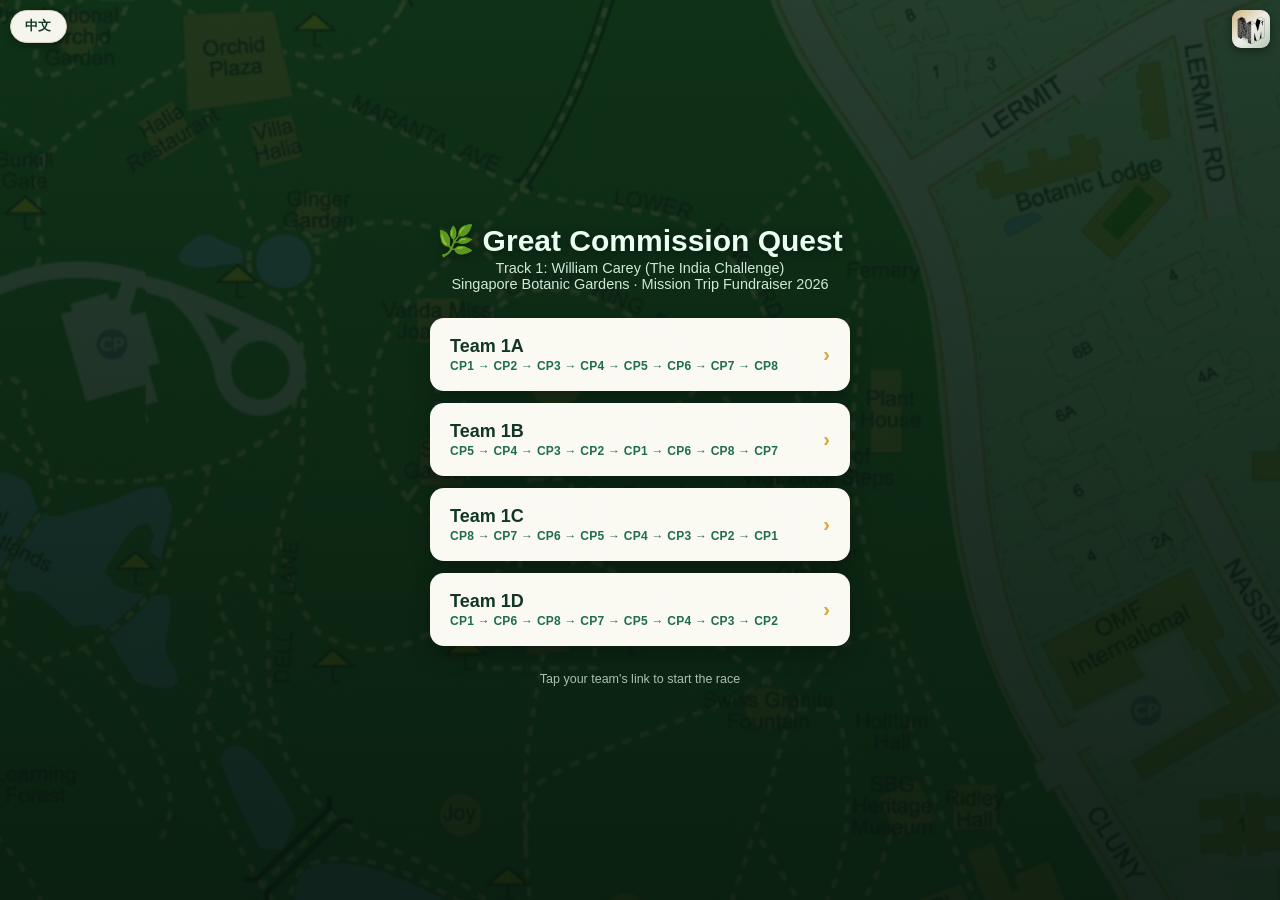
<file: index.html>
<!DOCTYPE html>
<html lang="en" data-title-en="SBG Mission Event 2026 — Route 1: William Carey Trail" data-title-zh="SBG差传活动2026 — 第1条路线：威廉·克里之路">
<head>
<meta charset="UTF-8">
<meta name="viewport" content="width=device-width, initial-scale=1, maximum-scale=1, viewport-fit=cover">
<title>SBG Mission Event 2026 — Route 1: William Carey Trail</title>
<link rel="stylesheet" href="style.css">
</head>
<body>
<img src="images/logo.jpg" class="site-logo" alt="Mission logo">
<div class="index-wrap">
  <div class="index-title" data-en="🌿 Great Commission Quest" data-zh="🌿 大使命探索之旅">🌿 Great Commission Quest</div>
  <div class="index-sub" data-en="Track 1: William Carey (The India Challenge)<br>Singapore Botanic Gardens · Mission Trip Fundraiser 2026" data-zh="第1条路线：威廉·克里（印度的挑战）<br>新加坡植物园 · 2026年差传旅程筹款活动">Track 1: William Carey (The India Challenge)<br>Singapore Botanic Gardens · Mission Trip Fundraiser 2026</div>
  <div class="team-grid">
    <a class="team-btn" href="Team%201A.html"><span><span data-en="Team 1A" data-zh="1A队">Team 1A</span><span class="teamsub">CP1 → CP2 → CP3 → CP4 → CP5 → CP6 → CP7 → CP8</span></span><span class="arrow">›</span></a>
    <a class="team-btn" href="Team%201B.html"><span><span data-en="Team 1B" data-zh="1B队">Team 1B</span><span class="teamsub">CP5 → CP4 → CP3 → CP2 → CP1 → CP6 → CP8 → CP7</span></span><span class="arrow">›</span></a>
    <a class="team-btn" href="Team%201C.html"><span><span data-en="Team 1C" data-zh="1C队">Team 1C</span><span class="teamsub">CP8 → CP7 → CP6 → CP5 → CP4 → CP3 → CP2 → CP1</span></span><span class="arrow">›</span></a>
    <a class="team-btn" href="Team%201D.html"><span><span data-en="Team 1D" data-zh="1D队">Team 1D</span><span class="teamsub">CP1 → CP6 → CP8 → CP7 → CP5 → CP4 → CP3 → CP2</span></span><span class="arrow">›</span></a>
  </div>
  <div class="index-foot" data-en="Tap your team's link to start the race" data-zh="点击你队伍的链接以开始比赛">Tap your team's link to start the race</div>
</div>
<script src="i18n.js"></script>
</body>
</html>
</file>
<file: style.css>
:root{
  --green-dark:#123822;
  --green:#1f6f4a;
  --green-light:#3f9c6d;
  --gold:#d9a441;
  --cream:#fbf7ec;
  --ink:#20291f;
  --danger:#c0392b;
}
*{box-sizing:border-box;-webkit-tap-highlight-color:transparent;}
html,body{margin:0;padding:0;}
body{
  font-family:-apple-system,BlinkMacSystemFont,"Segoe UI",Roboto,Helvetica,Arial,sans-serif;
  color:var(--ink);
  min-height:100vh;
  background-image:
    linear-gradient(180deg, rgba(10,35,20,.88) 0%, rgba(8,24,14,.94) 100%),
    url("images/map-bg.jpg");
  background-size:cover;
  background-position:center top;
  background-attachment:fixed;
  background-repeat:no-repeat;
}
#wrap{
  position:relative;z-index:1;
  min-height:100vh;
  display:flex;flex-direction:column;align-items:center;
  padding:max(18px, env(safe-area-inset-top)) 16px max(28px, env(safe-area-inset-bottom));
}
.brand{
  color:#eafff1;text-align:center;font-size:13px;letter-spacing:.12em;text-transform:uppercase;
  opacity:.85;margin-bottom:10px;font-weight:600;
}
.card{
  width:100%;max-width:460px;
  background:rgba(255,253,247,.98);
  border-radius:20px;
  box-shadow:0 12px 30px rgba(0,0,0,.35);
  padding:22px 20px 24px;
  margin-top:6px;
  animation:pop .35s ease;
}
@keyframes pop{from{opacity:0;transform:translateY(10px);}to{opacity:1;transform:translateY(0);}}
.progress{display:flex;gap:5px;margin-bottom:16px;}
.progress .seg{flex:1;height:6px;border-radius:4px;background:#e3ddc9;}
.progress .seg.done{background:var(--green);}
.progress .seg.skipped{background:#c9a24b;}
.progress .seg.current{background:var(--gold);}
.topbar{display:flex;align-items:center;justify-content:space-between;margin-bottom:2px;}
.btn-back{
  background:transparent;border:none;color:var(--green);font-weight:700;font-size:14.5px;
  padding:6px 4px 6px 0;cursor:pointer;-webkit-appearance:none;
}
.btn-back:disabled{opacity:0;pointer-events:none;}
.steplink{background:transparent;border:none;color:#8a8770;font-weight:700;font-size:13px;cursor:pointer;text-decoration:underline;}
.badge{
  display:inline-block;font-size:12.5px;font-weight:800;padding:5px 10px;border-radius:999px;margin:4px 0 12px;
}
.badge.solved{background:#e3f5e8;color:#1f6f4a;}
.badge.skipped{background:#fbeed6;color:#8a5a12;}
.badge.current{background:#fff3d6;color:#8a5a12;}
.jumplist{display:flex;flex-direction:column;gap:8px;margin:14px 0;}
.jumpitem{
  display:flex;align-items:center;justify-content:space-between;
  background:#f4f1e4;border:1px solid #d8d2bd;border-radius:12px;padding:12px 14px;
  font-size:15px;font-weight:700;color:var(--green-dark);cursor:pointer;
}
.jumpitem.locked{opacity:.5;cursor:default;}
.jumpitem .tag{font-size:12px;font-weight:800;color:#8a5a12;background:#fbeed6;padding:3px 8px;border-radius:999px;}
.jumpitem .tag.done{color:#1f6f4a;background:#e3f5e8;}
.jumpitem .arrow{color:var(--green);font-weight:900;}
.steplabel{font-size:12px;color:#6b6a5c;text-align:center;margin:-10px 0 14px;letter-spacing:.04em;text-transform:uppercase;font-weight:700;}
h1{font-size:22px;line-height:1.25;color:var(--green-dark);margin:0 0 2px;}
h2{font-size:22px;line-height:1.3;color:var(--green-dark);margin:0 0 4px;}
.subtitle{font-size:14px;color:var(--green);font-weight:600;margin:0 0 14px;}
.section-label{font-size:12px;font-weight:800;letter-spacing:.08em;text-transform:uppercase;color:var(--green);margin:16px 0 6px;}
p{font-size:15.5px;line-height:1.55;margin:0 0 10px;color:#3a3a30;}
.hintbox{
  background:#fbf1d6;border:1px solid #ecd48e;border-radius:12px;padding:12px 14px;
  font-size:14.5px;line-height:1.5;color:#5b4b1a;margin:6px 0 4px;
}
.patternbox{
  background:#eef6f0;border:1px dashed #9ec9ab;border-radius:12px;padding:10px 14px;
  font-size:16px;letter-spacing:.2em;font-weight:800;color:var(--green-dark);margin:6px 0 4px;text-align:center;
}
.photo{
  width:100%;border-radius:14px;display:block;margin:8px 0 4px;box-shadow:0 4px 14px rgba(0,0,0,.18);cursor:zoom-in;
}
.photocaption{
  font-size:12.5px;color:#6b6a5c;text-align:center;margin:0 0 12px;font-style:italic;
}
input[type=text]{
  width:100%;font-size:17px;padding:13px 14px;border-radius:12px;
  border:2px solid #d8d2bd;margin-top:10px;background:#fff;color:var(--ink);
}
input[type=text]:focus{outline:none;border-color:var(--green);}
.btn{
  display:block;width:100%;text-align:center;border:none;border-radius:12px;
  font-size:16.5px;font-weight:700;padding:14px 16px;margin-top:12px;cursor:pointer;
  -webkit-appearance:none;
}
.btn-primary{background:var(--green);color:#fff;box-shadow:0 6px 14px rgba(31,111,74,.35);}
.btn-primary:active{background:var(--green-dark);}
.btn-primary:disabled{background:#9fc3ac;box-shadow:none;cursor:default;}
.btn-secondary{background:#f4f1e4;color:var(--green-dark);border:1px solid #d8d2bd;}
.btn-skip{background:transparent;color:#8a8770;font-weight:600;font-size:14.5px;text-decoration:underline;padding:10px;margin-top:6px;}
.msg{font-size:14.5px;font-weight:700;margin-top:10px;padding:10px 12px;border-radius:10px;display:none;}
.msg.show{display:block;animation:pop .25s ease;}
.msg.ok{background:#e3f5e8;color:#1f6f4a;}
.msg.bad{background:#fbe6e4;color:var(--danger);}
.shake{animation:shake .35s;}
@keyframes shake{10%,90%{transform:translateX(-2px);}20%,80%{transform:translateX(3px);}30%,50%,70%{transform:translateX(-6px);}40%,60%{transform:translateX(6px);}}
.passage{font-size:16px;line-height:2.2;color:#3a3a30;}
.blank{
  display:inline-block;min-width:2.5ch;max-width:90vw;text-align:center;font-weight:700;font-size:14px;
  border:none;border-bottom:2.5px solid var(--green);background:#f1f7f0;border-radius:6px 6px 0 0;
  padding:4px 6px;margin:0 2px;color:var(--green-dark);
}
.blank.correct{border-bottom-color:#2c8a52;background:#e3f5e8;}
.blank.incorrect{border-bottom-color:var(--danger);background:#fbe6e4;}
.wordbank{
  margin-top:16px;padding:14px;background:#f4f1e4;border-radius:12px;border:1px dashed #cfc7a6;
}
.wordbank .section-label{margin-top:0;}
.chip-row{display:flex;flex-wrap:wrap;gap:8px;}
.chip{
  background:#fff;border:1px solid #d8d2bd;border-radius:999px;padding:6px 12px;font-size:13.5px;font-weight:700;color:var(--green-dark);
}
.center{text-align:center;}
.bigemoji{font-size:56px;text-align:center;margin:6px 0 4px;}
.confetti{position:fixed;top:-10px;width:8px;height:14px;opacity:.9;animation:fall linear forwards;z-index:9;}
@keyframes fall{to{transform:translateY(110vh) rotate(360deg);opacity:.3;}}
a.textlink{color:#8a8770;font-size:12.5px;text-decoration:underline;}
.footerlink{margin-top:22px;text-align:center;}
.lightbox{position:fixed;inset:0;background:rgba(0,0,0,.85);z-index:20;display:none;align-items:center;justify-content:center;padding:20px;}
.lightbox.show{display:flex;}
.lightbox img{max-width:100%;max-height:100%;border-radius:10px;}

/* Site logo — small, top-right, non-obstructive on all pages */
.site-logo{
  position:fixed;
  top:max(10px, env(safe-area-inset-top));
  right:max(10px, env(safe-area-inset-right));
  width:38px;height:38px;
  border-radius:9px;
  box-shadow:0 3px 10px rgba(0,0,0,.4);
  z-index:15;
  pointer-events:none;
  opacity:.96;
}
@media (max-width:380px){
  .site-logo{width:32px;height:32px;border-radius:8px;}
}

/* Index / team-picker page */
.index-wrap{min-height:100vh;display:flex;flex-direction:column;align-items:center;justify-content:center;padding:24px 16px;position:relative;z-index:1;}
.index-title{color:#eafff1;text-align:center;font-size:30px;font-weight:800;margin:8px 0 2px;text-shadow:0 2px 10px rgba(0,0,0,.4);}
.index-sub{color:#cfe9d8;text-align:center;font-size:14.5px;margin:0 0 26px;}
.team-grid{display:flex;flex-direction:column;gap:12px;width:100%;max-width:420px;}
.team-btn{
  display:flex;align-items:center;justify-content:space-between;
  background:rgba(255,253,247,.98);border-radius:14px;padding:18px 20px;
  font-size:18px;font-weight:800;color:var(--green-dark);text-decoration:none;
  box-shadow:0 8px 20px rgba(0,0,0,.25);
}
.team-btn .teamsub{display:block;font-size:12px;font-weight:600;color:var(--green);margin-top:2px;letter-spacing:.02em;}
.team-btn span.arrow{color:var(--gold);font-size:20px;}
.index-foot{color:#cfe9d8;opacity:.8;font-size:12.5px;margin-top:26px;text-align:center;}

/* Language toggle (EN / 中文) — floating pill, added on every page by
   i18n.js. Purely additive: does not alter any existing selector above. */
.lang-toggle{
  position:fixed;
  top:max(10px, env(safe-area-inset-top));
  left:max(10px, env(safe-area-inset-left));
  z-index:16;
  background:rgba(255,253,247,.96);
  color:var(--green-dark);
  border:1px solid #d8d2bd;
  border-radius:999px;
  font-size:12.5px;
  font-weight:800;
  letter-spacing:.02em;
  padding:7px 14px;
  cursor:pointer;
  box-shadow:0 3px 10px rgba(0,0,0,.3);
  -webkit-appearance:none;
}
.lang-toggle:active{background:#eafff1;}
@media (max-width:380px){
  .lang-toggle{font-size:11.5px;padding:6px 12px;}
}
</file>
